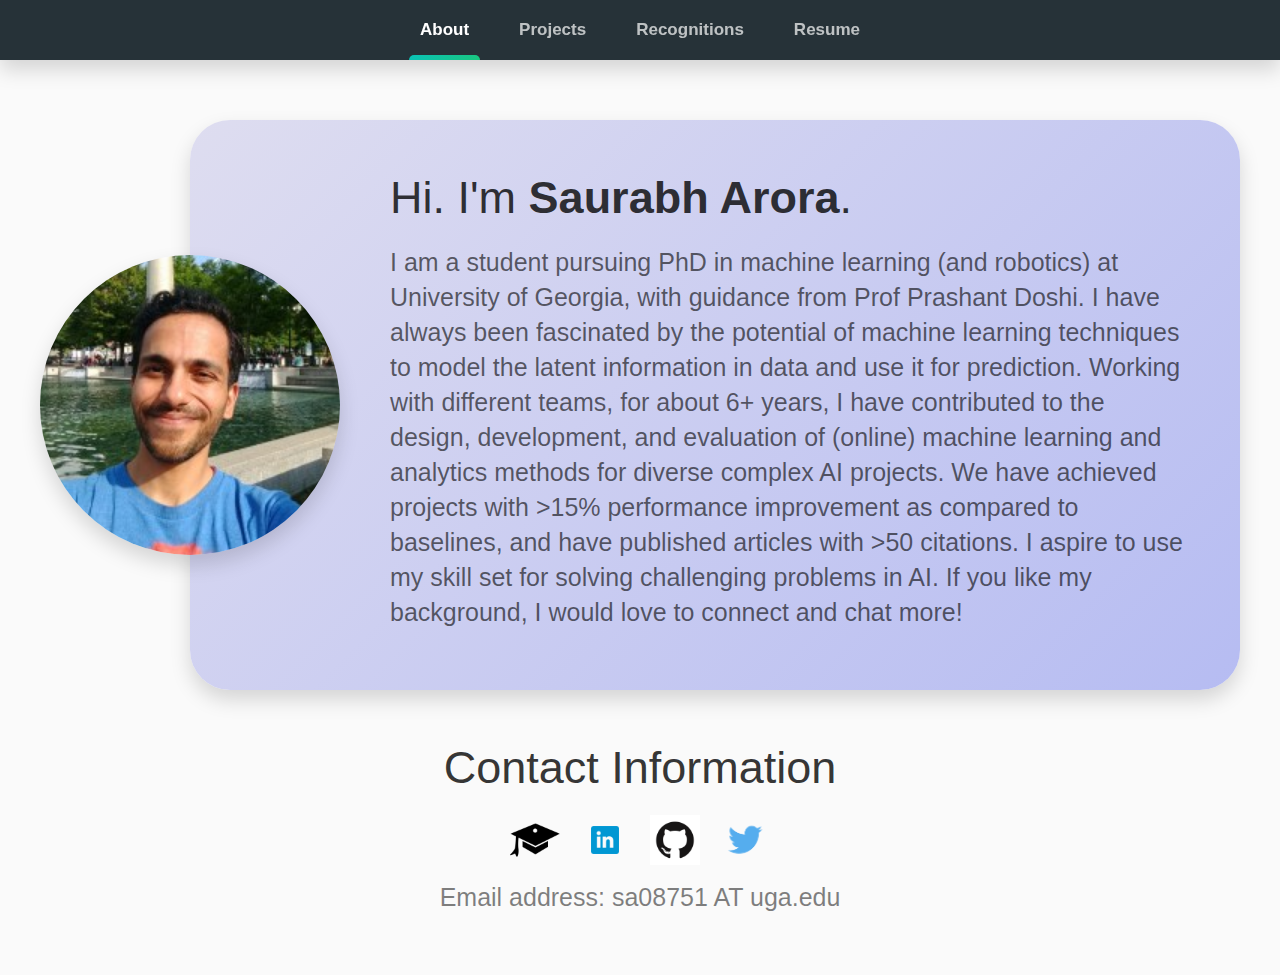
<file: index.html>
﻿<!DOCTYPE html>

<html lang="en" xmlns="http://www.w3.org/1999/xhtml">

<head>
    <meta charset="utf-8" />
    <title>Saurabh Arora</title>
    <link href="./styles/core.css" rel="stylesheet" />
    <link href="./styles/main.css" rel="stylesheet" />
</head>

<body>



    <!-- header -->
    <header class="header">
        <ul>
            <li class="header-selected">
                <a href="./index.html">
                    <h2>About</h2>
                </a>
            </li>
            <li>
                <a href="./projects.html">
                    <h2>Projects</h2>
                </a>
            </li>
            <li>
                <a href="./recognitions.html">
                    <h2>Recognitions</h2>
                </a>
            </li>
            <li>
                <a href="./resume.html">
                    <h2>Resume</h2>
                </a>
            </li>
        </ul>
        <div class="clear"></div>
    </header>



    <!-- content -->
    <div class="content">

        <!-- about -->
        <div class="about">

            <section class="about-image">
                <img src="./images/profile.jpg" alt="Hi">
            </section>

            <div class="about-text">
                <h1>Hi. I'm <span>Saurabh Arora</span>.</h1>
                <p>
                    I am a student pursuing PhD in machine learning (and robotics) at University of Georgia, with guidance from Prof Prashant Doshi. I have always been fascinated by the potential of machine learning techniques to model the latent information in data and
                    use it for prediction. Working with different teams, for about 6+ years, I have contributed to the design, development, and evaluation of (online) machine learning and analytics methods for diverse complex AI projects. We have achieved
                    projects with >15% performance improvement as compared to baselines, and have published articles with >50 citations. I aspire to use my skill set for solving challenging problems in AI. If you like my background, I would love to connect
                    and chat more!
                </p>
            </div>

            <div class="clear"></div>

        </div>

        <!-- contact -->
        <div class="contact">

            <h3>Contact Information</h3>

            <ul>
                <li>
                    <a href="#" target="_blank">
                        <img src="./images/scholar.png" />
                    </a>
                </li>
                <li>
                    <a href="https://www.linkedin.com/in/myselfsaurabharora" target="_blank">
                        <img src="./images/linkedin.png" />
                    </a>
                </li>
                <li>
                    <a href="https://github.com/s-arora-1987" target="_blank">
                        <img src="./images/github.png" />
                    </a>
                </li>
                <li>
                    <a href="https://twitter.com/Saurabh19758310" target="_blank">
                        <img src="./images/twitter.png" />
                    </a>
                </li>
            </ul>

            <div class="clear"></div>

            <p>Email address: sa08751 AT uga.edu</p>

        </div>

    </div>



</body>

</html>
</file>
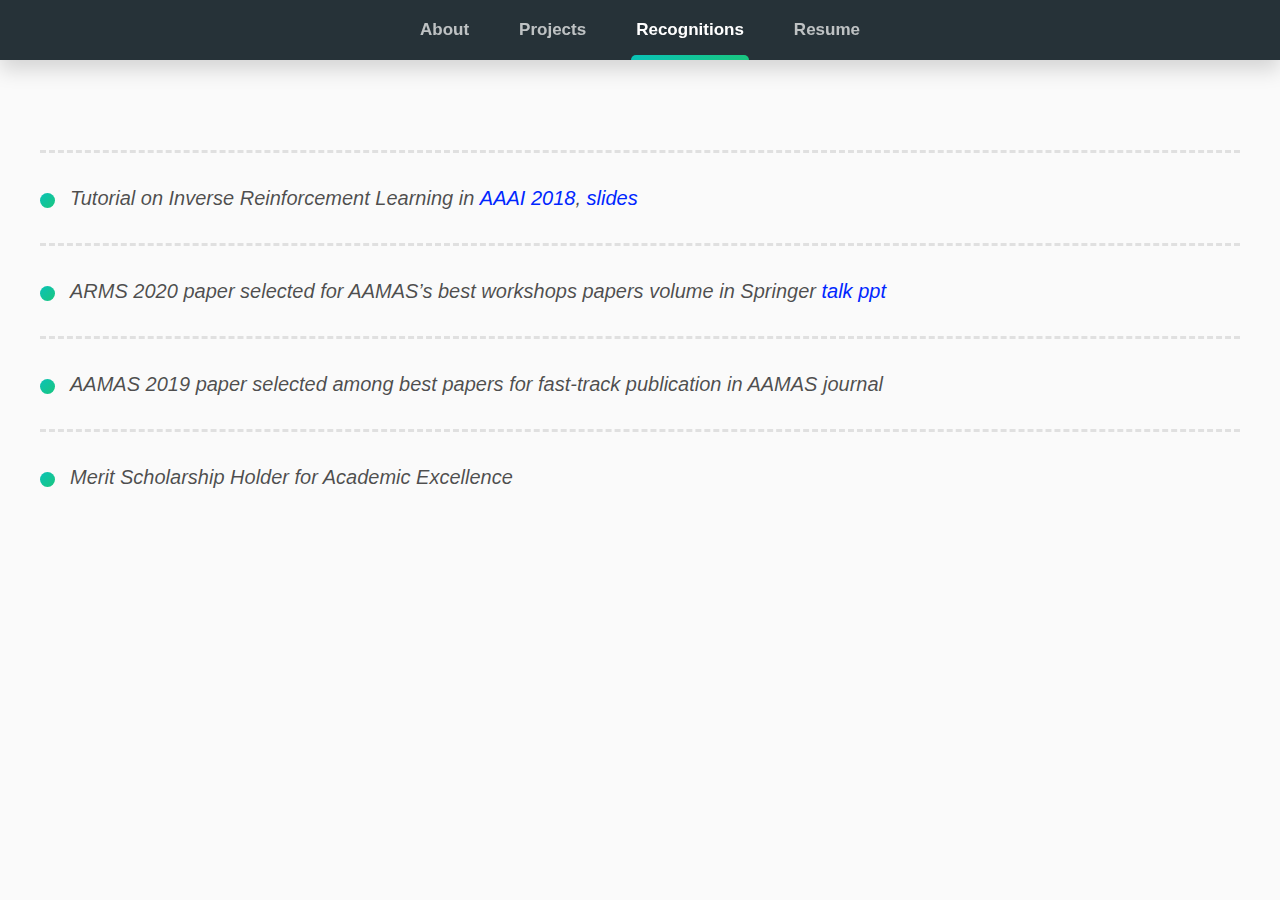
<file: recognitions.html>
﻿<!DOCTYPE html>

<html lang="en" xmlns="http://www.w3.org/1999/xhtml">

<head>
    <meta charset="utf-8" />
    <title>Recognitions</title>
    <link href="./styles/core.css" rel="stylesheet" />
    <link href="./styles/main.css" rel="stylesheet" />
</head>

<body>



    <!-- header -->
    <header class="header">
        <ul>
            <li>
                <a href="./index.html">
                    <h2>About</h2>
                </a>
            </li>
            <li>
                <a href="./projects.html">
                    <h2>Projects</h2>
                </a>
            </li>
            <li class="header-selected">
                <a href="./recognitions.html">
                    <h2>Recognitions</h2>
                </a>
            </li>
            <li>
                <a href="./resume.html">
                    <h2>Resume</h2>
                </a>
            </li>
        </ul>
        <div class="clear"></div>
    </header>



    <!-- content -->
    <div class="content">

        <!-- talks -->
        <div class="talks pages">

            <!-- <h3>Talks</h3> -->

            <!-- <p>
                Recognitions/Talks:
            </p> -->

            <ul>
                <li>
                    <p>Tutorial on Inverse Reinforcement Learning in <a href="https://aaai.org/Conferences/AAAI-18/aaai18tutorials/#fp2" target="_blank">AAAI 2018</a>, <a href="https://outlookuga-my.sharepoint.com/:p:/g/personal/sa08751_uga_edu/EXWYF2u20OpLiKYoDH9VexcBTr1MQkUNv6bctGBA3SEsNg?e=ewcYmw"
                            target="_blank">slides</a></p>
                </li>
                <li>
                    <p>ARMS 2020 paper selected for AAMAS’s best workshops papers volume in Springer <a href="https://drive.google.com/file/d/1iyXdlavGJSdmkdR1torzl8VnsMMqmJ4z/view?usp=sharing" target="_blank">talk ppt</a></p>
                </li>
                <li>
                    <p>AAMAS 2019 paper selected among best papers for fast-track publication in AAMAS journal</p>
                </li>
                <li>
                    <p>Merit Scholarship Holder for Academic Excellence</p>
                </li>
            </ul>

        </div>

    </div>



</body>

</html>
</file>
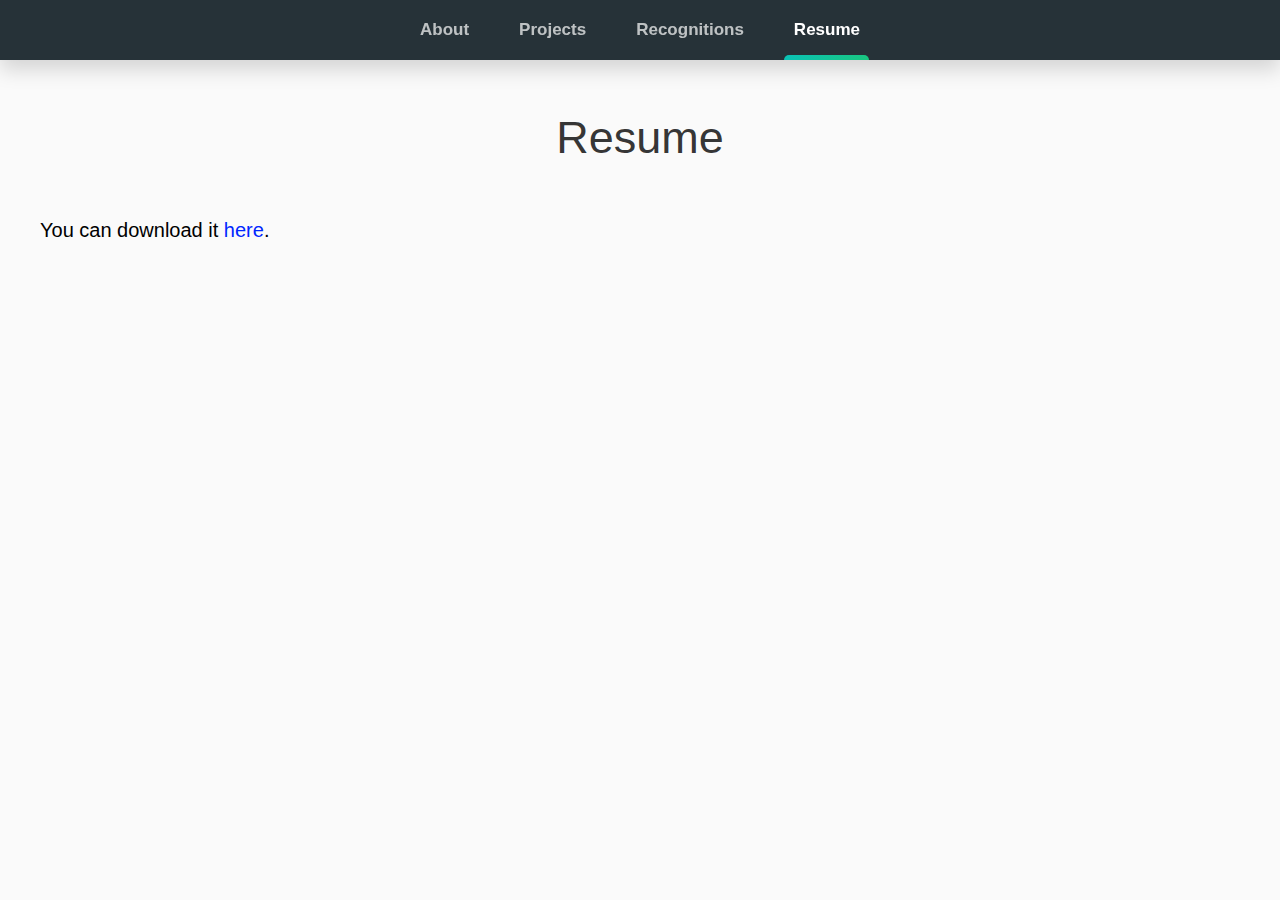
<file: resume.html>
﻿<!DOCTYPE html>

<html lang="en" xmlns="http://www.w3.org/1999/xhtml">

<head>
    <meta charset="utf-8" />
    <title>Resume</title>
    <link href="./styles/core.css" rel="stylesheet" />
    <link href="./styles/main.css" rel="stylesheet" />
</head>

<body>



    <!-- header -->
    <header class="header">
        <ul>
            <li>
                <a href="./index.html">
                    <h2>About</h2>
                </a>
            </li>
            <li>
                <a href="./projects.html">
                    <h2>Projects</h2>
                </a>
            </li>
            <li>
                <a href="./recognitions.html">
                    <h2>Recognitions</h2>
                </a>
            </li>
            <li class="header-selected">
                <a href="./resume.html">
                    <h2>Resume</h2>
                </a>
            </li>
        </ul>
        <div class="clear"></div>
    </header>



    <!-- content -->
    <div class="content">

        <!-- resume -->
        <div class="resume pages">

            <h3>Resume</h3>

            <p>
                You can download it <a href="https://docs.google.com/document/d/17j5MyDz2e80rdduPJwNIots_nbN55zwK4bc6nSV5YjQ/edit?usp=sharing" target="_blank">here</a>.
            </p>

        </div>

    </div>



</body>

</html>
</file>
<file: styles/core.css>
﻿[class^=btn-]:disabled,
body {
    cursor: default;
}

body {
    overflow-y: scroll;
}

a,
b,
body,
button,
d,
fieldset,
h1,
h2,
h3,
h4,
h5,
h6,
i,
input,
label,
legend,
li,
option,
p,
q,
s,
select,
span,
textarea,
u,
ul,
video {
    margin: 0;
    padding: 0;
    font-family: 'Segoe UI', Arial !important;
    font-size: 13px;
    line-height: 20px;
    font-weight: 400;
    text-decoration: none;
}

b {
    font-weight: 600;
}

div.clear {
    clear: both;
}

:focus {
    outline: 0;
}

br,
hr {
    margin: 0;
    padding: 0;
}

ul {
    list-style-type: none;
}

a {
    color: #0026ff;
    cursor: pointer;
}

a:hover {
    color: #0094ff;
}

::-webkit-scrollbar {
    width: 10px;
    height: 0;
    background: rgba(0, 0, 0, 0.05);
}

::-webkit-scrollbar-thumb {
    width: 10px;
    height: 0;
    background: rgba(0, 0, 0, 0.25);
}

 ::-webkit-scrollbar-thumb:hover {
    background: rgba(0, 0, 0, 0.50);
}

.material-icons {
    display: block;
    font-family: 'Material Icons' !important;
    overflow: hidden;
}

div,
fieldset,
footer,
header,
section {
    margin: 0 auto;
    padding: 0;
}

input[type=file],
input[type=number],
input[type=password],
input[type=tel],
input[type=text],
select,
textarea {
    margin: 0;
    padding: 9px;
    width: calc(100% - 20px);
    color: #757575 !important;
    font-family: 'Segoe UI', Arial !important;
    font-size: 15px;
    line-height: 20px;
    font-weight: 400;
    background: #fff;
    border: 1px solid rgba(0, 0, 0, .2);
    border-radius: 5px;
}

input[type=file]:focus,
input[type=number]:focus,
input[type=password]:focus,
input[type=tel]:focus,
input[type=text]:focus,
select:focus,
textarea:focus {
    color: #000 !important;
    border: 1px solid rgba(0, 38, 255, .8);
    box-shadow: 0 0 0 4px rgba(0, 38, 255, .08);
}

input:disabled {
    color: rgba(0, 0, 0, .3);
}

textarea {
    height: 100px;
    resize: none;
}

select {
    display: block;
    width: 100%;
    -mox-appearance: none;
    -ms-appearance: none;
    -o-appearance: none;
    -webkit-appearance: none;
    appearance: none;
}

select option {
    display: block;
    padding: 5px;
    background: #F5F5F5;
}

.color-red {
    color: #ff1744 !important
}

.color-pink {
    color: #F50057 !important
}

.color-purple {
    color: #D500F9 !important
}

.color-deeppurple {
    color: #651FFF !important
}

.color-indigo {
    color: #3D5AFE !important
}

.color-blue {
    color: #2979FF !important
}

.color-lightblue {
    color: #00B0FF !important
}

.color-cyan {
    color: #00E5FF !important
}

.color-teal {
    color: #1DE9B6 !important
}

.color-green {
    color: #00E676 !important
}

.color-lightgreen {
    color: #76FF03 !important
}

.color-lime {
    color: #C6FF00 !important
}

.color-yellow {
    color: #FFEA00 !important
}

.color-amber {
    color: #FFC400 !important
}

.color-orange {
    color: #FF9100 !important
}

.color-deeporange {
    color: #FF3D00 !important
}

.color-brown {
    color: #6D4C41 !important
}

.color-grey {
    color: #757575 !important
}

.color-bluegrey {
    color: #546E7A !important
}

[class^=btn-] {
    margin: 0 auto;
    padding: 10px;
    text-align: center;
    font-size: 15px;
    font-weight: 600;
    border: none;
    border-radius: 5px;
    background-repeat: no-repeat;
    background-position: center center;
    background-size: 25px;
    cursor: pointer;
    -webkit-appearance: none;
    -moz-appearance: none;
    -o-appearance: none;
    -ms-appearance: none;
    appearance: none;
    text-overflow: ellipsis;
    overflow: hidden;
    white-space: nowrap;
    position: relative;
}

[class^=btn-].material-icons {
    text-transform: none;
}


/* red */

.btn-red {
    background-color: #d50000;
    background: linear-gradient(-45deg, #d50000, #ff1744);
    color: #fff;
}

.btn-red:hover {
    background-color: #ff1744;
    background: linear-gradient(-45deg, #ff1744, #ff5252);
    color: #fff;
}


/* blue */

.btn-blue {
    background-color: #2962FF;
    background: linear-gradient(-45deg, #2962FF, #2979FF);
    color: #fff;
}

.btn-blue:hover {
    background-color: #2979FF;
    background: linear-gradient(-45deg, #2979FF, #448AFF);
    color: #fff;
}


/* green */

.btn-green {
    background-color: #00C853;
    background: linear-gradient(-45deg, #00C853, #00E676);
    color: #fff;
}

.btn-green:hover {
    background-color: #00E676;
    background: linear-gradient(-45deg, #00E676, #69F0AE);
    color: #fff;
}


/* orange */

.btn-orange {
    background-color: #FF6D00;
    background: linear-gradient(-45deg, #FF6D00, #FF9100);
    color: #fff;
}

.btn-orange:hover {
    background-color: #FF9100;
    background: linear-gradient(-45deg, #FF9100, #FFAB40);
    color: #fff;
}


/* white red */

.btn-white-red {
    background-color: #F5F5F5;
    background: linear-gradient(-45deg, #F5F5F5, #FAFAFA);
    color: #ff1744;
}

.btn-white-red:hover {
    background-color: #EEE;
    background: linear-gradient(-45deg, #EEE, #F5F5F5);
}


/* white blue */

.btn-white-blue {
    background-color: #F5F5F5;
    background: linear-gradient(-45deg, #F5F5F5, #FAFAFA);
    color: #2979FF;
}

.btn-white-blue:hover {
    background-color: #EEE;
    background: linear-gradient(-45deg, #EEE, #F5F5F5);
}


/* white green */

.btn-white-green {
    background-color: #F5F5F5;
    background: linear-gradient(-45deg, #F5F5F5, #FAFAFA);
    color: #00E676;
}

.btn-white-green:hover {
    background-color: #EEE;
    background: linear-gradient(-45deg, #EEE, #F5F5F5);
}


/* white orange */

.btn-white-orange {
    background-color: #F5F5F5;
    background: linear-gradient(-45deg, #F5F5F5, #FAFAFA);
    color: #FF9100;
}

.btn-white-orange:hover {
    background-color: #EEE;
    background: linear-gradient(-45deg, #EEE, #F5F5F5);
}

div.panel-loader {
    z-index: 8888888;
    display: none;
    height: 5px;
    background: rgba(0, 0, 0, .05);
    position: fixed;
    top: 0;
    right: 0;
    left: 0;
}

div.panel-loader-line {
    display: block;
    width: 25%;
    height: 5px;
    background: #82B1FF;
    -webkit-animation: line 1.2s alternate infinite;
    animation: line 1.2s alternate infinite;
}

@-webkit-keyframes line {
    0% {
        margin-right: 0;
        width: 25%
    }
    50% {
        margin-right: 50%;
        width: 50%
    }
    100% {
        margin-right: 85%;
        width: 15%
    }
}

@keyframes line {
    0% {
        margin-right: 0;
        width: 25%
    }
    50% {
        margin-right: 50%;
        width: 50%
    }
    100% {
        margin-right: 85%;
        width: 15%
    }
}
</file>
<file: styles/main.css>
body {
    background: #FAFAFA;
}


/* header */

header.header {
    z-index: 9999;
    display: block;
    padding: 10px 30px;
    background: #263238;
    box-shadow: 0 10px 20px rgba(0, 0, 0, 0.15);
    position: fixed;
    top: 0;
    right: 0;
    left: 0;
}

header.header ul {
    display: block;
    margin: 0 auto;
    list-style-type: none;
    width: fit-content;
    width: -moz-fit-content;
    width: -ms-fit-content;
    width: -o-fit-content;
    width: -webkit-fit-content;
}

header.header ul li {
    float: left;
    margin-right: 10px;
    position: relative;
}

header.header ul li:last-child {
    margin-right: 0;
}

header.header ul li a {
    display: block;
    padding: 10px 20px;
    color: rgba(255, 255, 255, 0.70);
    border-radius: 10px;
    text-align: center;
}

header.header ul li a:hover {
    color: #fff;
    background: rgba(255, 255, 255, 0.10);
    transition: all .2s;
}

header.header ul li a h2 {
    display: block;
    font-size: 17px;
    font-weight: bold;
}

header.header ul li.header-selected a {
    display: block;
    color: #fff;
}

header.header ul li.header-selected::after {
    display: block;
    content: '';
    height: 5px;
    background: linear-gradient(-45deg, #1AC67E, #0AC2B7);
    border-radius: 10px 10px 0 0;
    position: absolute;
    right: 10%;
    bottom: -10px;
    left: 10%;
}


/* content */

div.content {
    display: block;
    padding: 120px 30px 0 30px;
    max-width: 1200px;
}


/* about */

div.about {
    display: block;
    margin-bottom: 60px;
    position: relative;
}

div.about section.about-image {
    display: block;
    width: 300px;
    position: absolute;
    top: calc( 50% - (300px / 2));
    left: 0;
}

div.about section.about-image img {
    display: block;
    margin: 0 auto;
    width: 300px;
    height: 300px;
    border-radius: 50%;
    box-shadow: 0 10px 20px rgba(0, 0, 0, 0.15);
}

div.about div.about-text {
    display: block;
    margin-left: 150px;
    padding: 60px 50px;
    padding-left: 200px;
    width: calc(100% - 400px);
    background: linear-gradient(-45deg, #B6BCF2, #DEDDF0);
    box-shadow: 0 10px 20px rgba(0, 0, 0, 0.15);
    border-radius: 40px;
}

div.about div.about-text h1 {
    display: block;
    margin-bottom: 30px;
    font-size: 45px;
    line-height: 35px;
    color: rgba(0, 0, 0, 0.80);
}

div.about div.about-text h1 span {
    display: inline-block;
    font-size: 45px;
    line-height: 35px;
    font-weight: bold;
}

div.about div.about-text p {
    display: block;
    font-size: 25px;
    line-height: 35px;
    color: rgba(0, 0, 0, 0.60);
}


/* contact */

div.contact {
    display: block;
    margin-bottom: 60px;
}

div.contact h3 {
    display: block;
    margin-bottom: 30px;
    font-size: 45px;
    line-height: 35px;
    color: rgba(0, 0, 0, 0.80);
    text-align: center;
}

div.contact ul {
    display: block;
    margin: 0 auto;
    list-style-type: none;
    width: fit-content;
    width: -moz-fit-content;
    width: -ms-fit-content;
    width: -o-fit-content;
    width: -webkit-fit-content;
}

div.contact ul li {
    float: left;
    margin-right: 20px;
    width: 50px;
}

div.contact ul li:last-child {
    margin-right: 0;
}

div.contact ul li a {
    display: block;
}

div.contact ul li a img {
    display: block;
    width: 100%;
}

div.contact p {
    display: block;
    margin-top: 15px;
    font-size: 25px;
    line-height: 35px;
    color: rgba(0, 0, 0, 0.50);
    text-align: center;
}


/* pages */

div.pages {
    display: block;
    margin-bottom: 60px;
}

div.pages h3 {
    display: block;
    margin-bottom: 60px;
    font-size: 45px;
    line-height: 35px;
    color: rgba(0, 0, 0, 0.80);
    text-align: center;
}

div.pages p {
    display: block;
    margin-bottom: 20px;
    font-size: 20px;
    line-height: 30px;
}

div.pages p a {
    display: inline-block;
    font-size: 20px;
    line-height: 30px;
}

div.pages p b {
    display: inline-block;
    font-size: 35px;
    line-height: 40px;
    font-weight: normal;
}

div.pages ul {
    list-style-type: none;
}

div.pages ul li {
    display: block;
    margin-top: 30px;
    padding-left: 30px;
    padding-top: 30px;
    border-top: 3px dashed rgba(0, 0, 0, 0.10);
    position: relative;
}

div.pages ul li::after {
    display: block;
    content: '';
    width: 15px;
    height: 15px;
    background: linear-gradient(-45deg, #1AC67E, #0AC2B7);
    border-radius: 50%;
    position: absolute;
    top: 40px;
    left: 0;
}

div.pages ul li p {
    margin-bottom: 30px;
    font-style: italic;
    color: rgba(0, 0, 0, 0.70);
    text-align: justify;
}

div.pages ul li img {
    display: block;
    margin: 0 auto;
    margin-bottom: 30px;
    width: 600px;
    border-radius: 5px;
}

div.pages ul li iframe {
    display: block;
    margin: 0 auto;
    margin-bottom: 30px;
    width: 600px;
    height: 400px;
    border-radius: 5px;
}

div.pages ul li a.btn-blue {
    display: block;
    float: left;
    margin: 0 10px;
    margin-bottom: 30px;
    width: calc( (100% - 160px) / 4);
    background: linear-gradient(-45deg, #2CC9CC, #20E4A4);
}


/* projects */

div.projects-box {
    display: block;
    margin-top: 60px;
    padding: 40px 60px 30px 60px;
    background: #ffffff;
    box-shadow: 0 10px 20px rgba(0, 0, 0, 0.15);
    border-radius: 40px;
}

div.projects-box h4 {
    display: block;
    margin-bottom: 20px;
    font-size: 29px;
    line-height: 35px;
    color: #00796B;
    text-align: justify;
}

div.projects-box h4 a {
    display: inline-block;
    font-size: 30px;
    line-height: 40px;
}
</file>
